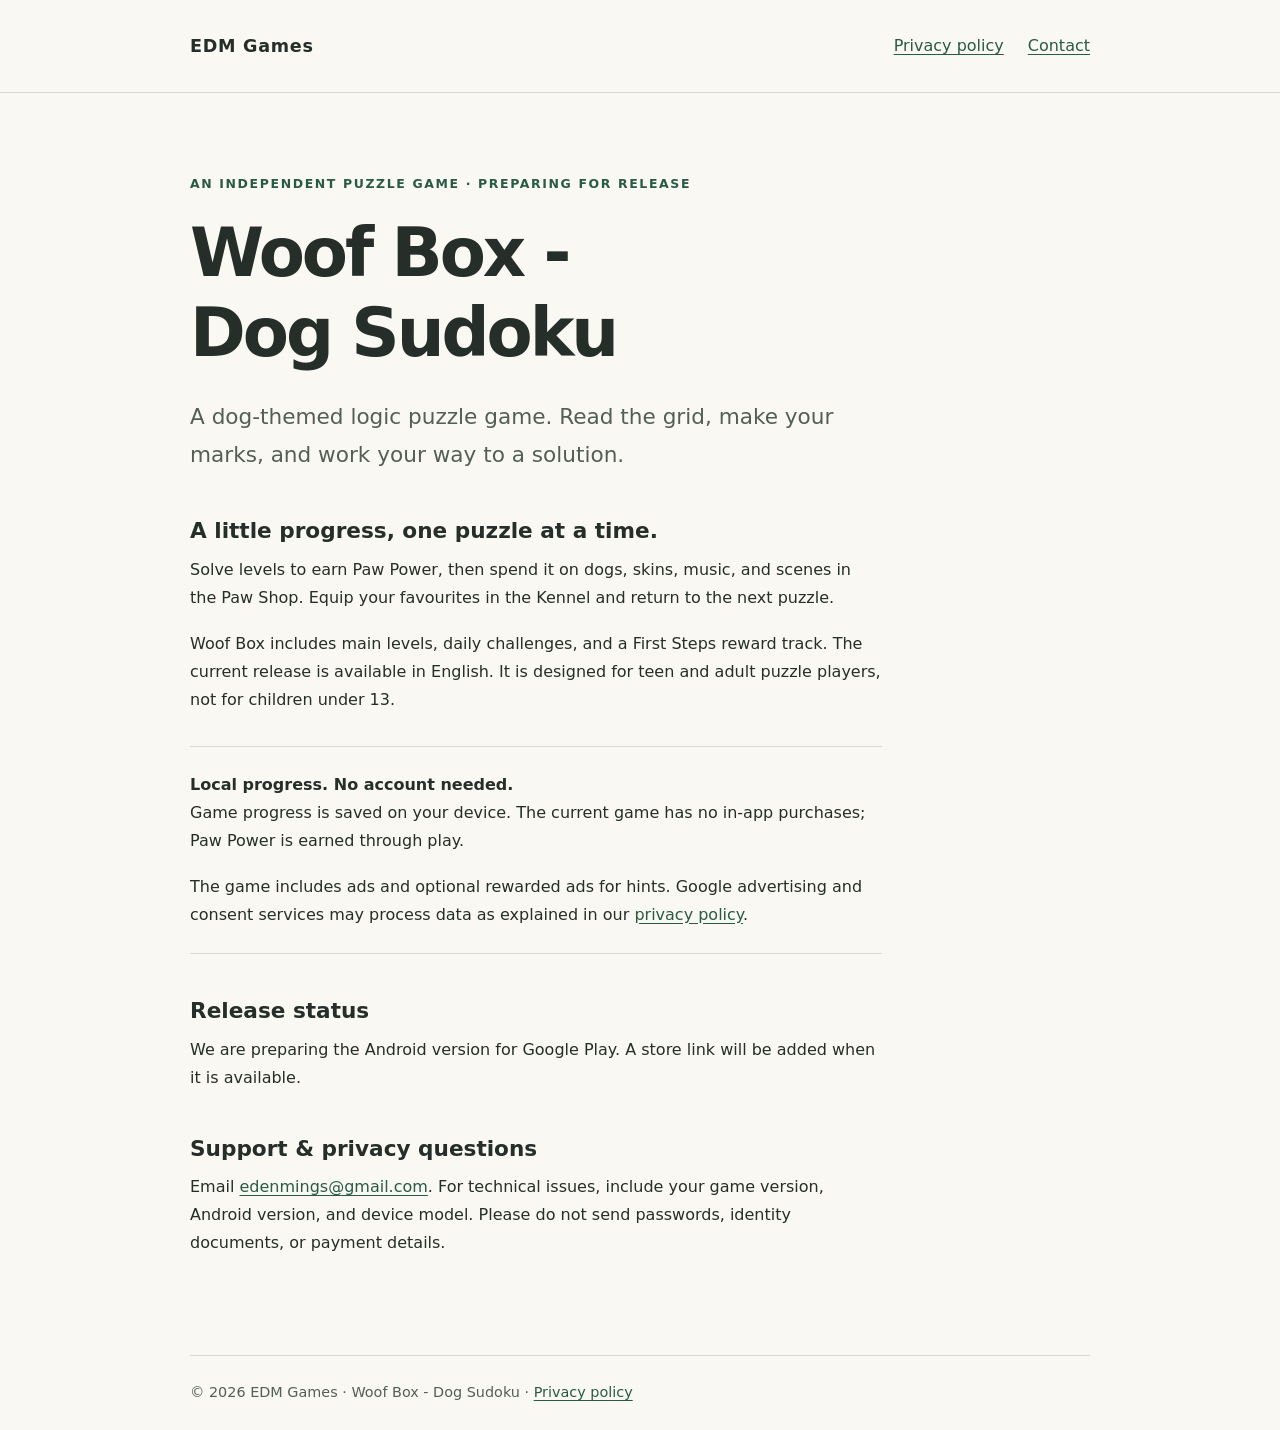
<file: index.html>
<!doctype html>
<html lang="en">
<head>
  <meta charset="utf-8">
  <meta name="viewport" content="width=device-width, initial-scale=1">
  <title>Woof Box - Dog Sudoku · EDM Games</title>
  <meta name="description" content="Woof Box - Dog Sudoku is a dog-themed logic puzzle game by EDM Games. Find game information, support, and our privacy policy.">
  <link rel="canonical" href="https://edenming.github.io/">
  <link rel="stylesheet" href="styles.css">
</head>
<body>
  <a class="skip" href="#main">Skip to content</a>
  <header><nav class="wrap" aria-label="Main navigation"><a class="wordmark" href="./">EDM Games</a><div class="nav-links"><a href="privacy.html">Privacy policy</a><a href="mailto:edenmings@gmail.com">Contact</a></div></nav></header>
  <main class="wrap" id="main">
    <article class="prose">
      <p class="eyebrow">An independent puzzle game · Preparing for release</p>
      <h1>Woof Box -<br>Dog Sudoku</h1>
      <p class="lede">A dog-themed logic puzzle game. Read the grid, make your marks, and work your way to a solution.</p>
      <h2>A little progress, one puzzle at a time.</h2>
      <p>Solve levels to earn Paw Power, then spend it on dogs, skins, music, and scenes in the Paw Shop. Equip your favourites in the Kennel and return to the next puzzle.</p>
      <p>Woof Box includes main levels, daily challenges, and a First Steps reward track. The current release is available in English. It is designed for teen and adult puzzle players, not for children under 13.</p>
      <div class="summary"><p><strong>Local progress. No account needed.</strong><br>Game progress is saved on your device. The current game has no in-app purchases; Paw Power is earned through play.</p><p>The game includes ads and optional rewarded ads for hints. Google advertising and consent services may process data as explained in our <a href="privacy.html">privacy policy</a>.</p></div>
      <h2>Release status</h2>
      <p>We are preparing the Android version for Google Play. A store link will be added when it is available.</p>
      <h2 id="support">Support &amp; privacy questions</h2>
      <p>Email <a href="mailto:edenmings@gmail.com">edenmings@gmail.com</a>. For technical issues, include your game version, Android version, and device model. Please do not send passwords, identity documents, or payment details.</p>
    </article>
  </main>
  <footer class="wrap"><p>© 2026 EDM Games · Woof Box - Dog Sudoku · <a href="privacy.html">Privacy policy</a></p></footer>
</body>
</html>
</file>
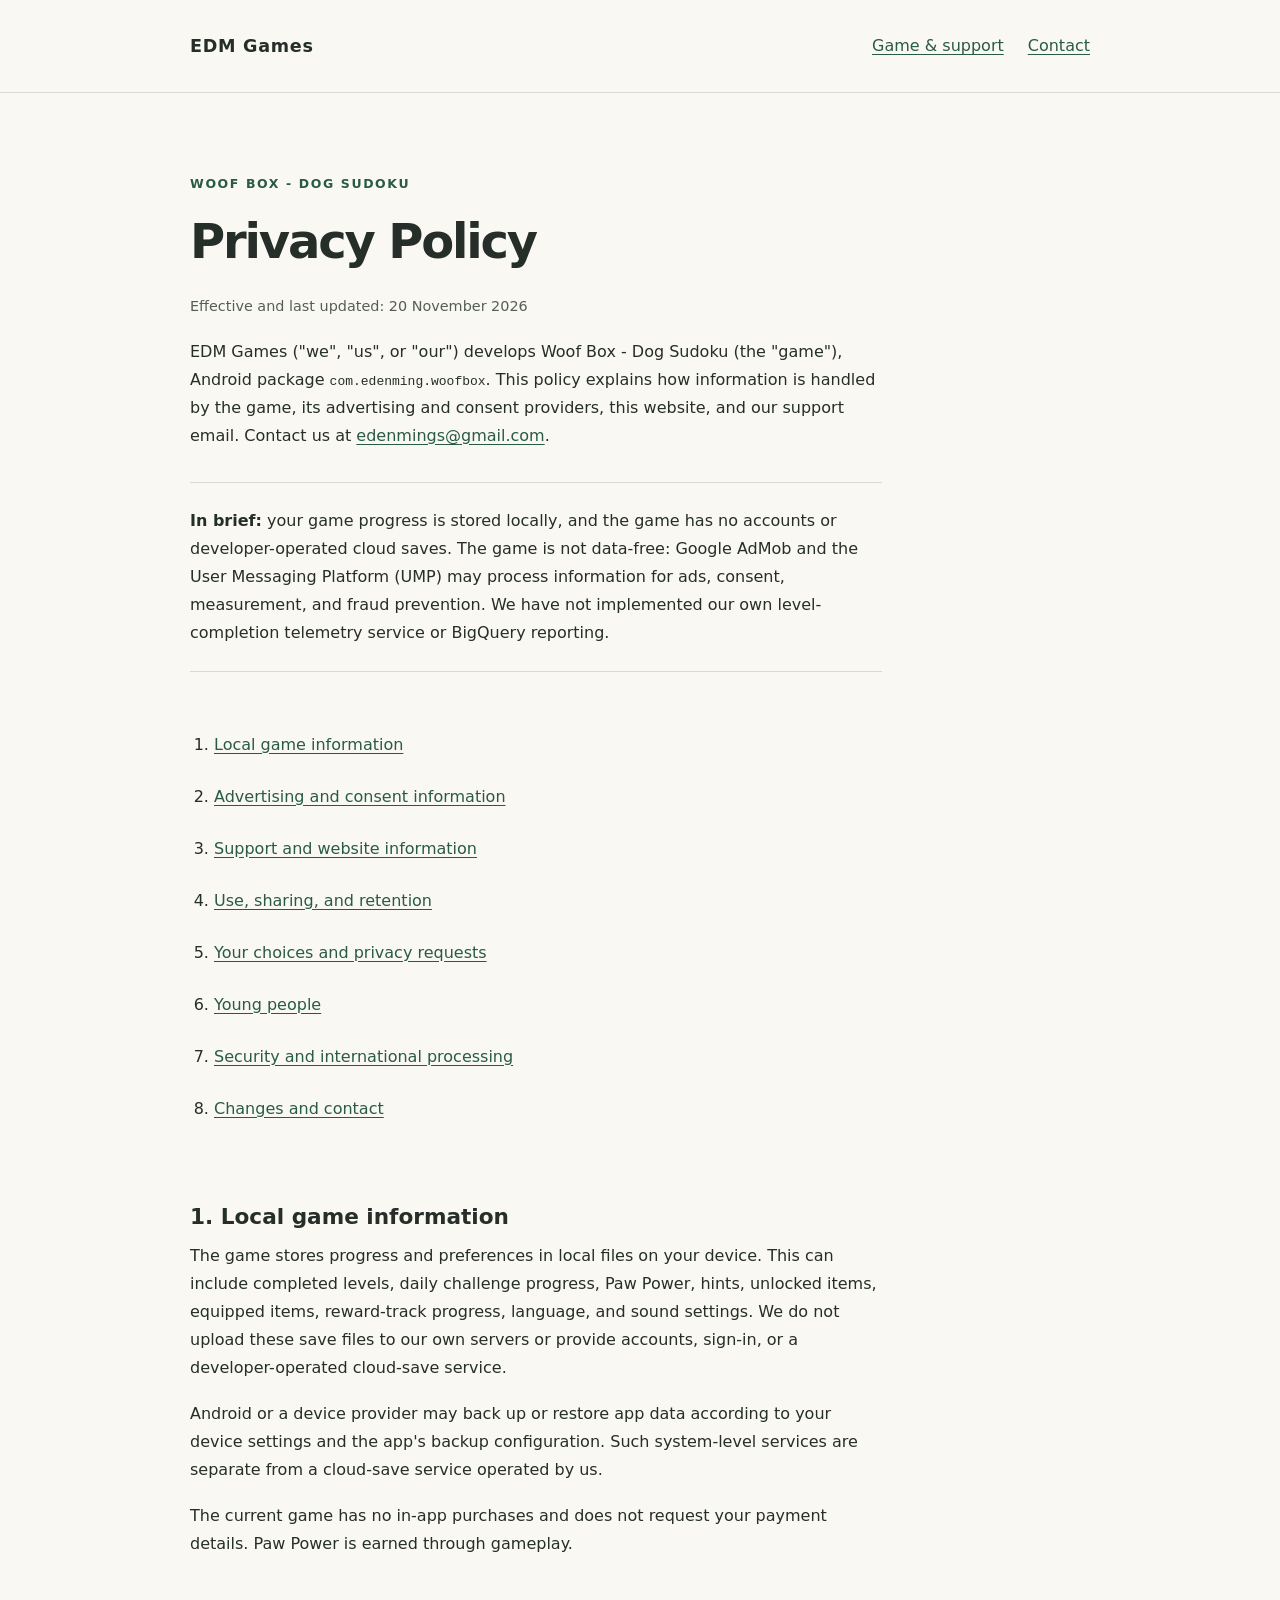
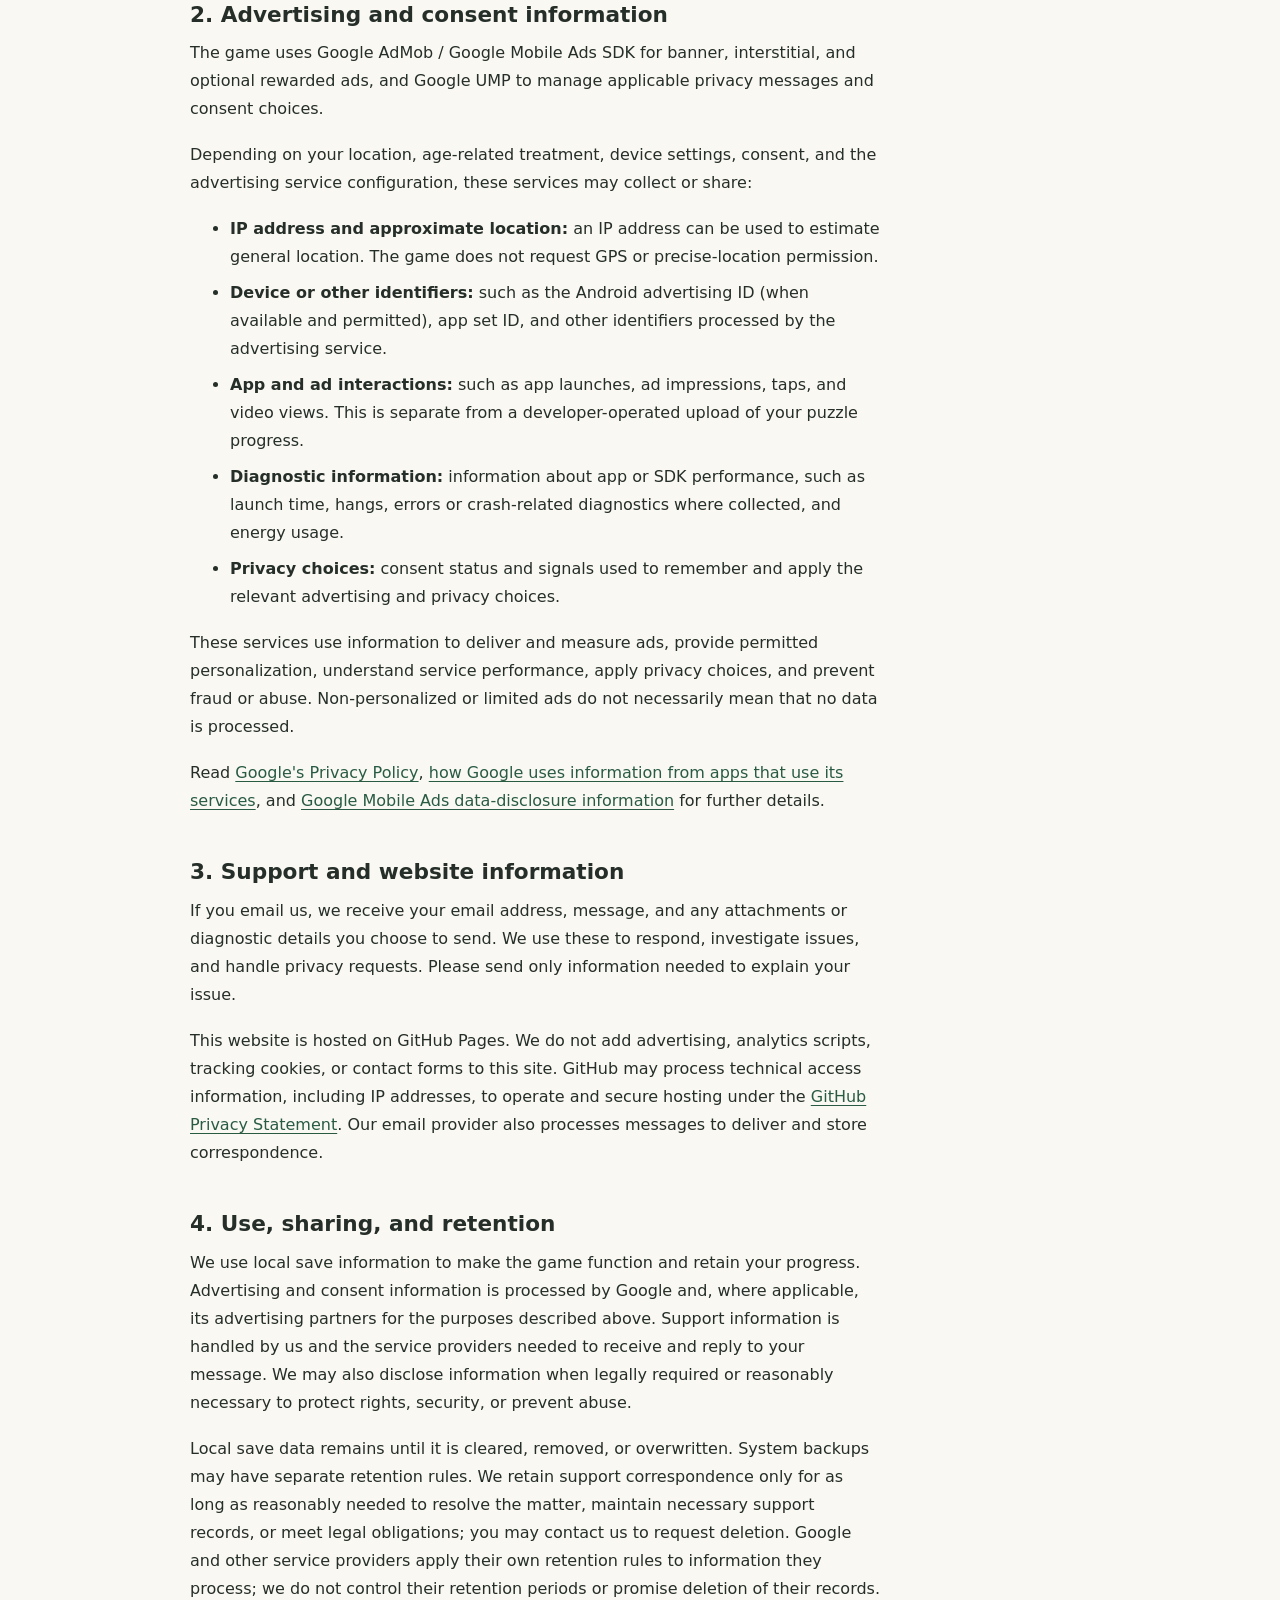
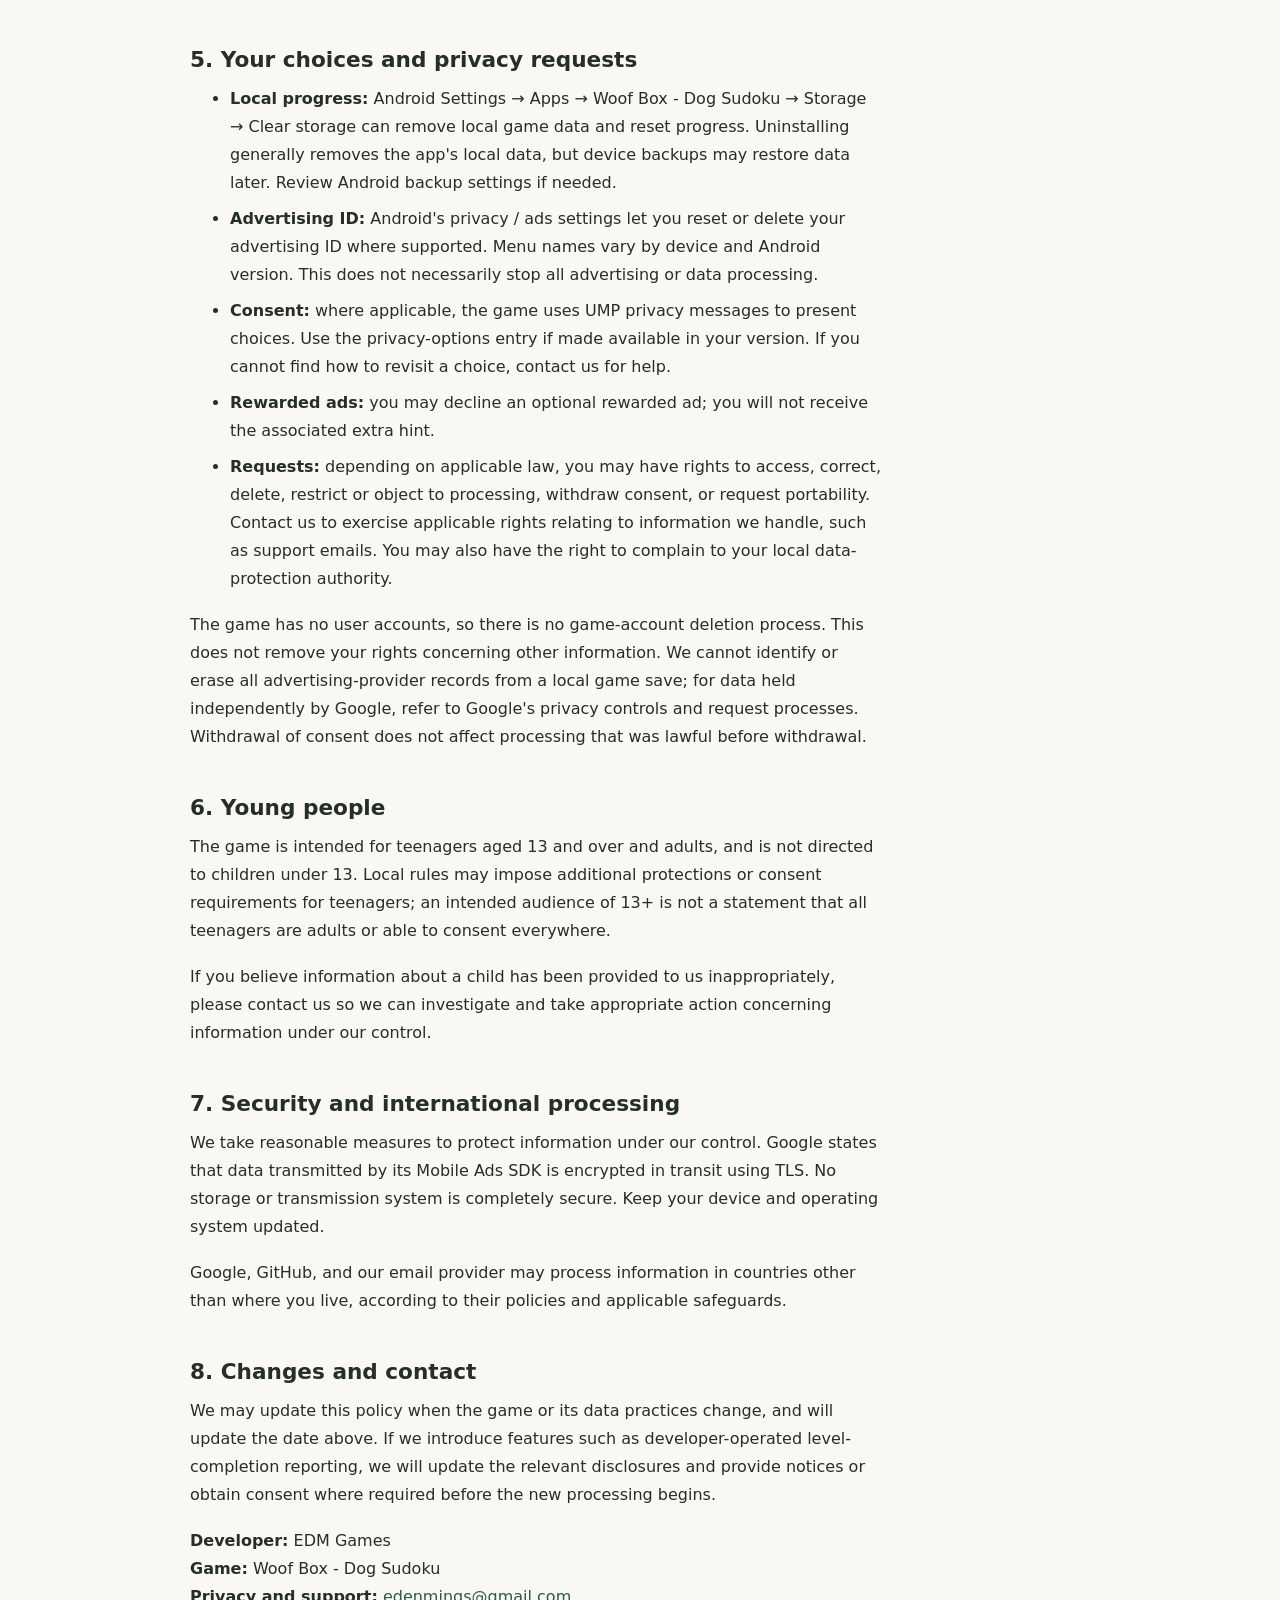
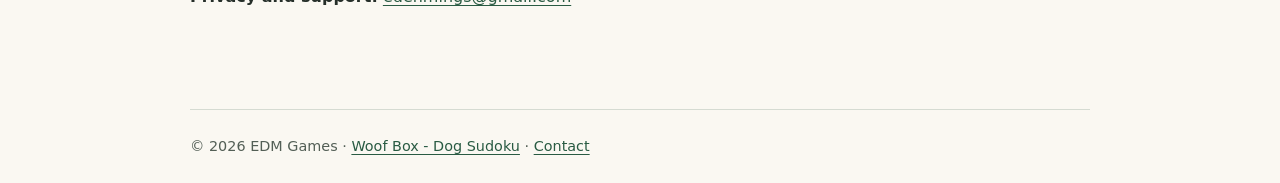
<file: privacy.html>
<!doctype html>
<html lang="en">
<head>
  <meta charset="utf-8">
  <meta name="viewport" content="width=device-width, initial-scale=1">
  <title>Privacy Policy · Woof Box - Dog Sudoku</title>
  <meta name="description" content="Privacy policy for Woof Box - Dog Sudoku by EDM Games: local saves, Google AdMob and UMP, data handling, and privacy choices.">
  <link rel="canonical" href="https://edenming.github.io/privacy.html">
  <link rel="stylesheet" href="styles.css">
</head>
<body>
  <a class="skip" href="#main">Skip to content</a>
  <header><nav class="wrap" aria-label="Main navigation"><a class="wordmark" href="./">EDM Games</a><div class="nav-links"><a href="./">Game &amp; support</a><a href="mailto:edenmings@gmail.com">Contact</a></div></nav></header>
  <main class="wrap policy" id="main">
    <article class="prose">
      <p class="eyebrow">Woof Box - Dog Sudoku</p>
      <h1>Privacy Policy</h1>
      <p class="meta">Effective and last updated: 20 November 2026</p>
      <p>EDM Games ("we", "us", or "our") develops Woof Box - Dog Sudoku (the "game"), Android package <code>com.edenming.woofbox</code>. This policy explains how information is handled by the game, its advertising and consent providers, this website, and our support email. Contact us at <a href="mailto:edenmings@gmail.com">edenmings@gmail.com</a>.</p>
      <div class="summary"><p><strong>In brief:</strong> your game progress is stored locally, and the game has no accounts or developer-operated cloud saves. The game is not data-free: Google AdMob and the User Messaging Platform (UMP) may process information for ads, consent, measurement, and fraud prevention. We have not implemented our own level-completion telemetry service or BigQuery reporting.</p></div>
      <nav aria-label="Policy contents"><ol class="toc"><li><a href="#local">Local game information</a></li><li><a href="#ads">Advertising and consent information</a></li><li><a href="#support">Support and website information</a></li><li><a href="#purposes">Use, sharing, and retention</a></li><li><a href="#choices">Your choices and privacy requests</a></li><li><a href="#young-people">Young people</a></li><li><a href="#security">Security and international processing</a></li><li><a href="#changes">Changes and contact</a></li></ol></nav>
      <h2 id="local">1. Local game information</h2>
      <p>The game stores progress and preferences in local files on your device. This can include completed levels, daily challenge progress, Paw Power, hints, unlocked items, equipped items, reward-track progress, language, and sound settings. We do not upload these save files to our own servers or provide accounts, sign-in, or a developer-operated cloud-save service.</p>
      <p>Android or a device provider may back up or restore app data according to your device settings and the app's backup configuration. Such system-level services are separate from a cloud-save service operated by us.</p>
      <p>The current game has no in-app purchases and does not request your payment details. Paw Power is earned through gameplay.</p>
      <h2 id="ads">2. Advertising and consent information</h2>
      <p>The game uses Google AdMob / Google Mobile Ads SDK for banner, interstitial, and optional rewarded ads, and Google UMP to manage applicable privacy messages and consent choices.</p>
      <p>Depending on your location, age-related treatment, device settings, consent, and the advertising service configuration, these services may collect or share:</p>
      <ul><li><strong>IP address and approximate location:</strong> an IP address can be used to estimate general location. The game does not request GPS or precise-location permission.</li><li><strong>Device or other identifiers:</strong> such as the Android advertising ID (when available and permitted), app set ID, and other identifiers processed by the advertising service.</li><li><strong>App and ad interactions:</strong> such as app launches, ad impressions, taps, and video views. This is separate from a developer-operated upload of your puzzle progress.</li><li><strong>Diagnostic information:</strong> information about app or SDK performance, such as launch time, hangs, errors or crash-related diagnostics where collected, and energy usage.</li><li><strong>Privacy choices:</strong> consent status and signals used to remember and apply the relevant advertising and privacy choices.</li></ul>
      <p>These services use information to deliver and measure ads, provide permitted personalization, understand service performance, apply privacy choices, and prevent fraud or abuse. Non-personalized or limited ads do not necessarily mean that no data is processed.</p>
      <p>Read <a href="https://policies.google.com/privacy">Google's Privacy Policy</a>, <a href="https://policies.google.com/technologies/partner-sites">how Google uses information from apps that use its services</a>, and <a href="https://developers.google.com/admob/android/privacy/play-data-disclosure">Google Mobile Ads data-disclosure information</a> for further details.</p>
      <h2 id="support">3. Support and website information</h2>
      <p>If you email us, we receive your email address, message, and any attachments or diagnostic details you choose to send. We use these to respond, investigate issues, and handle privacy requests. Please send only information needed to explain your issue.</p>
      <p>This website is hosted on GitHub Pages. We do not add advertising, analytics scripts, tracking cookies, or contact forms to this site. GitHub may process technical access information, including IP addresses, to operate and secure hosting under the <a href="https://docs.github.com/en/site-policy/privacy-policies/github-general-privacy-statement">GitHub Privacy Statement</a>. Our email provider also processes messages to deliver and store correspondence.</p>
      <h2 id="purposes">4. Use, sharing, and retention</h2>
      <p>We use local save information to make the game function and retain your progress. Advertising and consent information is processed by Google and, where applicable, its advertising partners for the purposes described above. Support information is handled by us and the service providers needed to receive and reply to your message. We may also disclose information when legally required or reasonably necessary to protect rights, security, or prevent abuse.</p>
      <p>Local save data remains until it is cleared, removed, or overwritten. System backups may have separate retention rules. We retain support correspondence only for as long as reasonably needed to resolve the matter, maintain necessary support records, or meet legal obligations; you may contact us to request deletion. Google and other service providers apply their own retention rules to information they process; we do not control their retention periods or promise deletion of their records.</p>
      <h2 id="choices">5. Your choices and privacy requests</h2>
      <ul><li><strong>Local progress:</strong> Android Settings → Apps → Woof Box - Dog Sudoku → Storage → Clear storage can remove local game data and reset progress. Uninstalling generally removes the app's local data, but device backups may restore data later. Review Android backup settings if needed.</li><li><strong>Advertising ID:</strong> Android's privacy / ads settings let you reset or delete your advertising ID where supported. Menu names vary by device and Android version. This does not necessarily stop all advertising or data processing.</li><li><strong>Consent:</strong> where applicable, the game uses UMP privacy messages to present choices. Use the privacy-options entry if made available in your version. If you cannot find how to revisit a choice, contact us for help.</li><li><strong>Rewarded ads:</strong> you may decline an optional rewarded ad; you will not receive the associated extra hint.</li><li><strong>Requests:</strong> depending on applicable law, you may have rights to access, correct, delete, restrict or object to processing, withdraw consent, or request portability. Contact us to exercise applicable rights relating to information we handle, such as support emails. You may also have the right to complain to your local data-protection authority.</li></ul>
      <p>The game has no user accounts, so there is no game-account deletion process. This does not remove your rights concerning other information. We cannot identify or erase all advertising-provider records from a local game save; for data held independently by Google, refer to Google's privacy controls and request processes. Withdrawal of consent does not affect processing that was lawful before withdrawal.</p>
      <h2 id="young-people">6. Young people</h2>
      <p>The game is intended for teenagers aged 13 and over and adults, and is not directed to children under 13. Local rules may impose additional protections or consent requirements for teenagers; an intended audience of 13+ is not a statement that all teenagers are adults or able to consent everywhere.</p>
      <p>If you believe information about a child has been provided to us inappropriately, please contact us so we can investigate and take appropriate action concerning information under our control.</p>
      <h2 id="security">7. Security and international processing</h2>
      <p>We take reasonable measures to protect information under our control. Google states that data transmitted by its Mobile Ads SDK is encrypted in transit using TLS. No storage or transmission system is completely secure. Keep your device and operating system updated.</p>
      <p>Google, GitHub, and our email provider may process information in countries other than where you live, according to their policies and applicable safeguards.</p>
      <h2 id="changes">8. Changes and contact</h2>
      <p>We may update this policy when the game or its data practices change, and will update the date above. If we introduce features such as developer-operated level-completion reporting, we will update the relevant disclosures and provide notices or obtain consent where required before the new processing begins.</p>
      <p><strong>Developer:</strong> EDM Games<br><strong>Game:</strong> Woof Box - Dog Sudoku<br><strong>Privacy and support:</strong> <a href="mailto:edenmings@gmail.com">edenmings@gmail.com</a></p>
    </article>
  </main>
  <footer class="wrap"><p>© 2026 EDM Games · <a href="./">Woof Box - Dog Sudoku</a> · <a href="mailto:edenmings@gmail.com">Contact</a></p></footer>
</body>
</html>
</file>
<file: styles.css>
/* Hallmark · macrostructure: Long Document · theme: Editorial · nav: N1 · footer: Ft2
   Audience: teen/adult players. Use: support and privacy. Tone: plain, welcoming.
   No external fonts, analytics, cookies, or animation. */
:root{color-scheme:light;--paper:#faf8f2;--ink:#252e29;--muted:#535f56;--accent:#295b43;--line:#d5dbd2;--space:8px;font-family:system-ui,-apple-system,"Segoe UI",sans-serif;background:var(--paper);color:var(--ink)}
*{box-sizing:border-box}body{margin:0;line-height:1.75}a{color:var(--accent);text-underline-offset:.2em}a:hover{text-decoration-thickness:2px}a:focus-visible{outline:3px solid var(--accent);outline-offset:5px}a:active{opacity:.75}.wrap{width:min(100% - 40px,900px);margin-inline:auto}header{padding-block:24px;border-bottom:1px solid var(--line)}nav{display:flex;justify-content:space-between;align-items:center;gap:16px;flex-wrap:wrap}nav a{display:inline-flex;align-items:center;min-height:44px}.wordmark{color:var(--ink);font-size:1.1rem;font-weight:750;text-decoration:none;letter-spacing:.04em}.nav-links{display:flex;gap:24px;flex-wrap:wrap}main{padding-block:clamp(40px,7vw,80px)}.prose{max-width:68ch}.eyebrow{font-size:.78rem;font-weight:700;letter-spacing:.13em;text-transform:uppercase;color:var(--accent)}h1,h2,h3{line-height:1.2;text-wrap:balance}h1{font-size:clamp(2.2rem,6vw,4.2rem);letter-spacing:-.045em;margin:16px 0 24px;max-width:16ch}.policy h1{font-size:clamp(2rem,5vw,3rem);max-width:none}h2{font-size:1.35rem;margin:44px 0 12px}h3{font-size:1.1rem;margin:24px 0 8px}p,ul{margin:0 0 18px}li{margin-block:8px}.lede{font-size:clamp(1.1rem,2.5vw,1.35rem);color:var(--muted)}.meta{font-size:.9rem;color:var(--muted)}.summary{border-block:1px solid var(--line);padding:24px 0;margin:32px 0}.summary p:last-child{margin-bottom:0}.toc{padding-left:24px}.toc a{display:inline-block;padding-block:3px}footer{border-top:1px solid var(--line);padding-block:24px;color:var(--muted);font-size:.9rem}footer p{margin:0}.skip{position:absolute;left:12px;top:-80px;background:var(--paper);padding:12px;z-index:1}.skip:focus{top:12px}code{overflow-wrap:anywhere}a{overflow-wrap:anywhere}@media(max-width:480px){.wrap{width:calc(100% - 32px)}.nav-links{gap:16px}h1{max-width:100%}}@media print{header,.toc,.skip{display:none}body{background:white;color:black}.wrap{width:100%}main{padding:0}a{color:inherit}}
</file>
